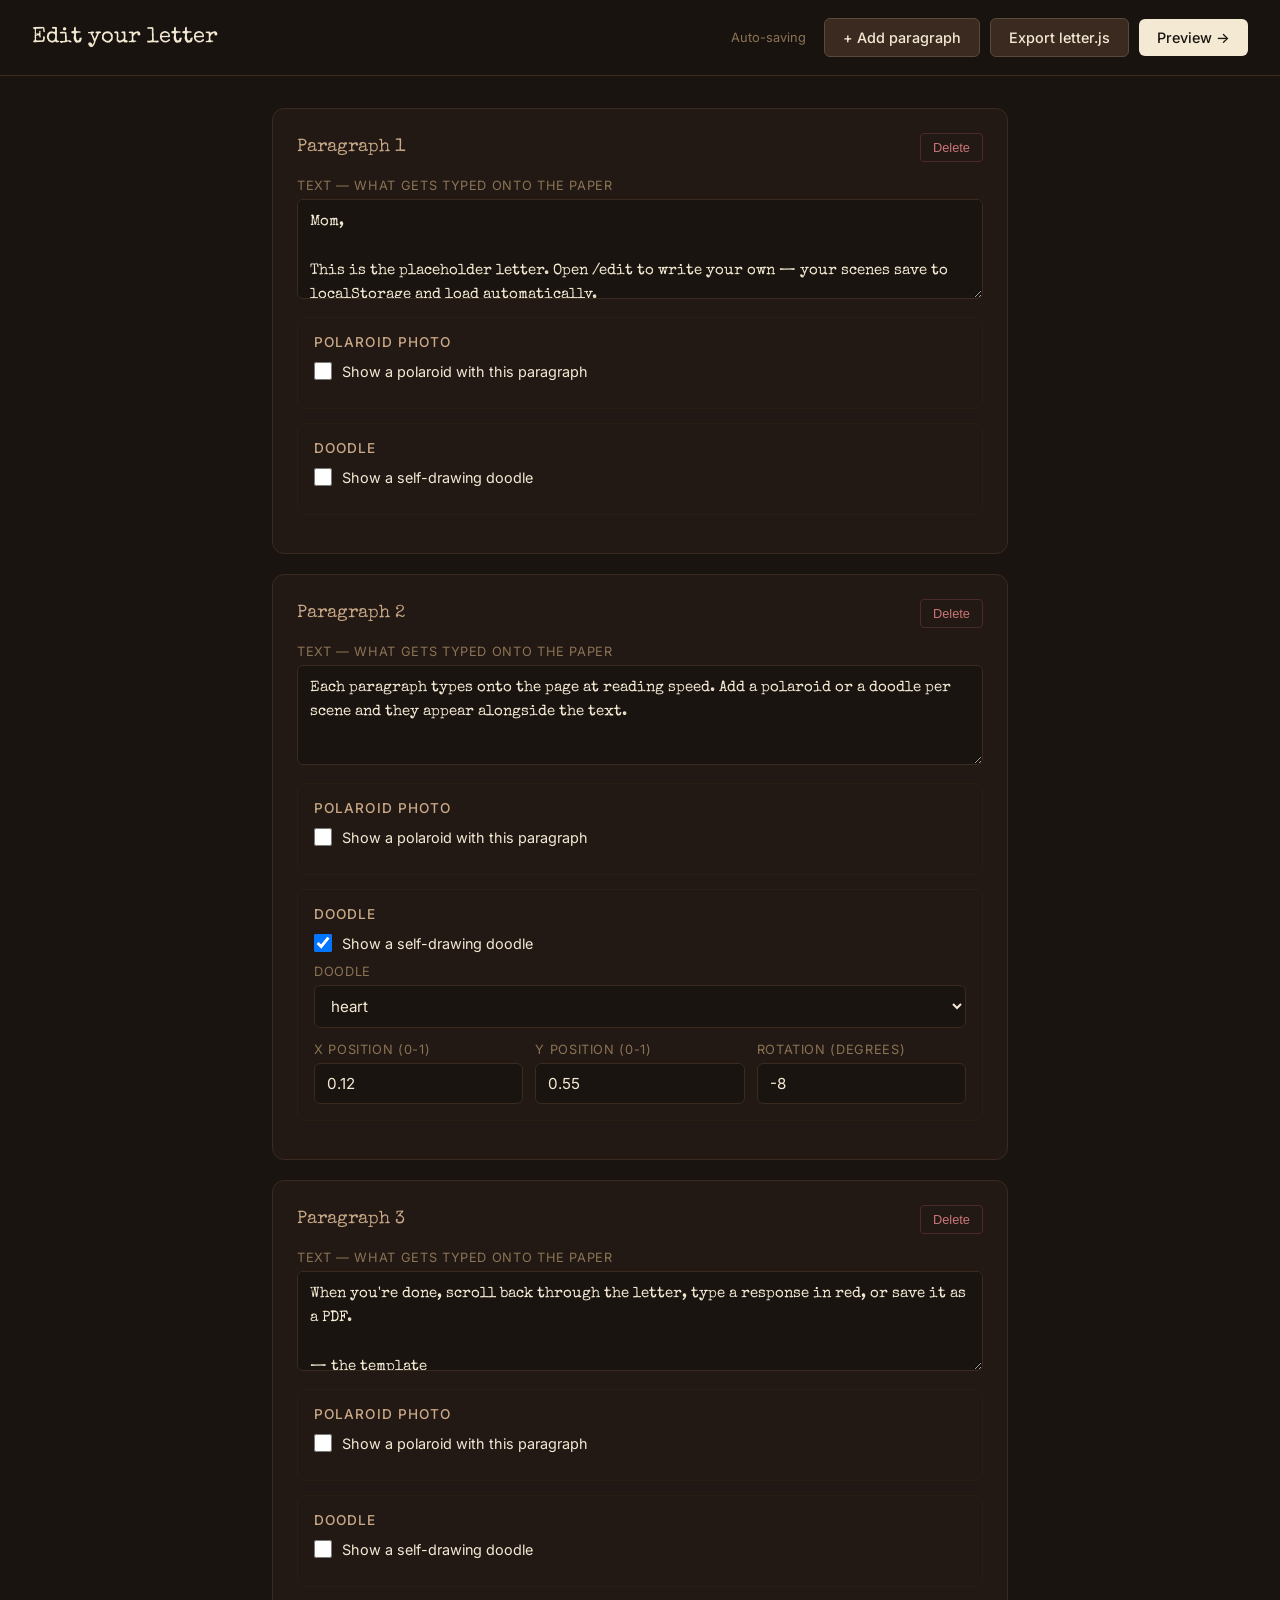
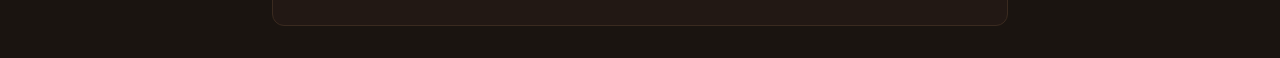
<file: edit.html>
<!DOCTYPE html>
<html lang="en">
<head>
  <meta charset="UTF-8">
  <meta name="viewport" content="width=device-width, initial-scale=1.0">
  <title>Edit Letter — For Mom</title>
  <link rel="preconnect" href="https://fonts.googleapis.com">
  <link rel="preconnect" href="https://fonts.gstatic.com" crossorigin>
  <link href="https://fonts.googleapis.com/css2?family=Special+Elite&family=Caveat:wght@400;600&family=Inter:wght@400;500;600&display=swap" rel="stylesheet">
  <link rel="stylesheet" href="edit.css">
</head>
<body>
  <header class="topbar">
    <h1>Edit your letter</h1>
    <div class="actions">
      <span id="saved-indicator" class="saved-indicator">Auto-saving</span>
      <button id="add-scene" class="btn-secondary">+ Add paragraph</button>
      <button id="export" class="btn-secondary">Export letter.js</button>
      <button id="preview" class="btn-primary">Preview →</button>
    </div>
  </header>

  <main id="scenes"></main>

  <aside id="export-panel" class="hidden">
    <header>
      <h2>Copy this into <code>letter.js</code></h2>
      <button id="close-export">×</button>
    </header>
    <textarea id="export-text" readonly></textarea>
    <button id="copy-export" class="btn-primary">Copy to clipboard</button>
  </aside>

  <div id="toast" class="hidden"></div>

  <script type="module" src="edit.js"></script>
</body>
</html>
</file>
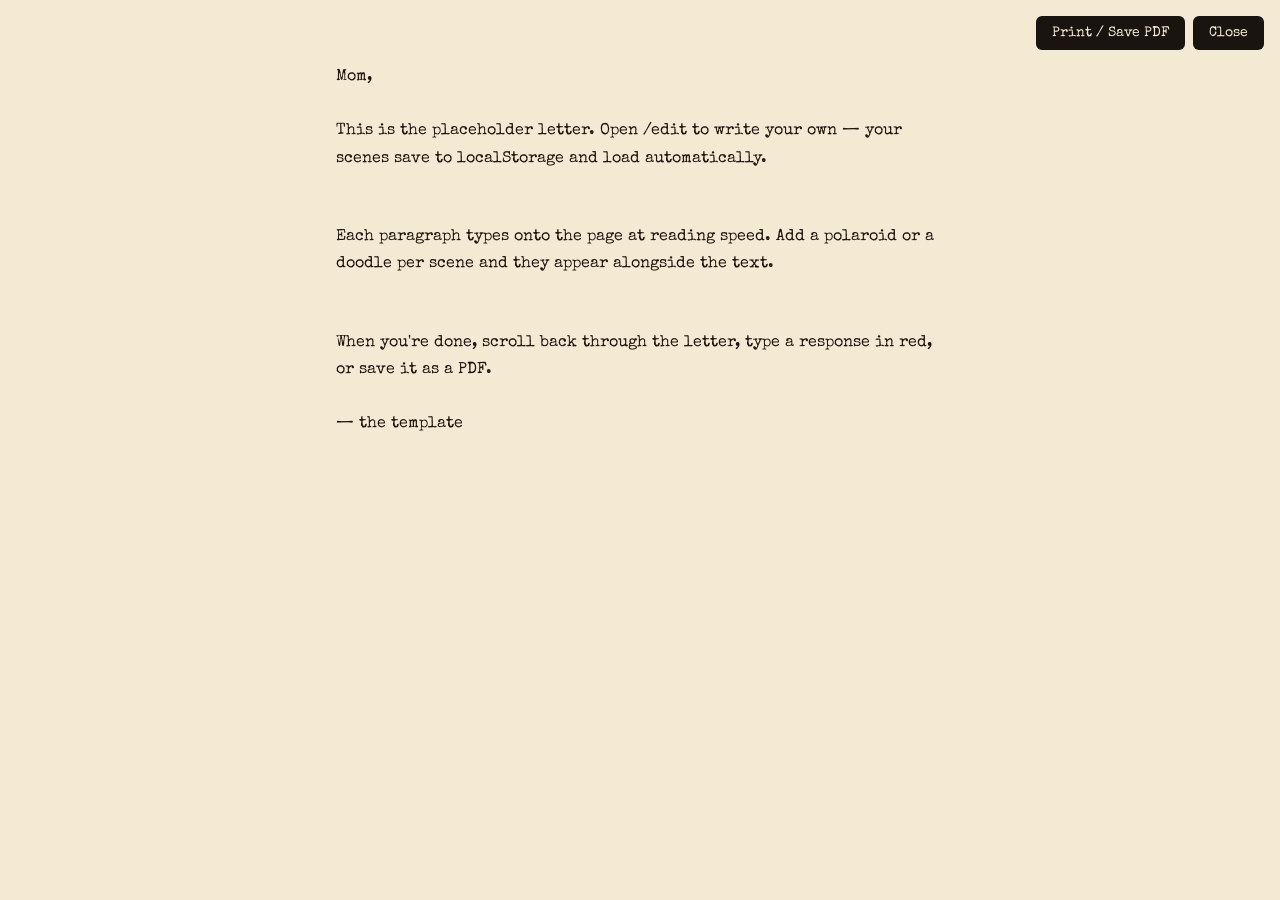
<file: letter-print.html>
<!DOCTYPE html>
<html lang="en">
<head>
  <meta charset="UTF-8">
  <title>Letter for Mom</title>
  <link rel="preconnect" href="https://fonts.googleapis.com">
  <link rel="preconnect" href="https://fonts.gstatic.com" crossorigin>
  <link href="https://fonts.googleapis.com/css2?family=Special+Elite&family=Caveat:wght@600&display=swap" rel="stylesheet">
  <style>
    * { box-sizing: border-box; margin: 0; padding: 0; }
    body {
      background: #f4ead4;
      color: #1f1610;
      font-family: 'Special Elite', monospace;
      max-width: 720px;
      margin: 0 auto;
      padding: 64px 56px;
      line-height: 1.7;
      font-size: 16px;
    }
    .paragraph {
      margin-bottom: 24px;
      white-space: pre-wrap;
    }
    .photo-row {
      display: flex;
      gap: 12px;
      margin: 16px 0 24px;
      flex-wrap: wrap;
      page-break-inside: avoid;
    }
    .photo {
      width: 180px;
      padding: 8px 8px 24px;
      background: #fff;
      box-shadow: 0 4px 12px rgba(0,0,0,0.15);
      transform: rotate(var(--tilt));
    }
    .photo img {
      width: 100%;
      aspect-ratio: 1;
      object-fit: cover;
      display: block;
    }
    .photo .caption {
      font-family: 'Caveat', cursive;
      font-size: 16px;
      color: #4a3a2a;
      text-align: center;
      margin-top: 8px;
      line-height: 1.1;
    }
    .response {
      color: #a51c1c;
      margin-top: 36px;
      padding-top: 18px;
      border-top: 1px dashed rgba(165, 28, 28, 0.45);
      white-space: pre-wrap;
    }
    @media print {
      body { padding: 0.6in; }
      .no-print { display: none; }
    }
    .actions {
      position: fixed;
      top: 16px;
      right: 16px;
      display: flex;
      gap: 8px;
    }
    .actions button {
      background: #1a1410;
      color: #f4ead4;
      border: none;
      padding: 10px 16px;
      border-radius: 6px;
      cursor: pointer;
      font-family: inherit;
      font-size: 14px;
    }
    .actions button:hover { background: #3a2a1f; }
  </style>
</head>
<body>
  <div class="actions no-print">
    <button onclick="window.print()">Print / Save PDF</button>
    <button onclick="window.close()">Close</button>
  </div>

  <div id="letter"></div>

  <script type="module">
    import { scenes as defaultScenes } from './letter.js';

    function loadScenes() {
      try {
        const raw = localStorage.getItem('letterScenes');
        if (raw) {
          const parsed = JSON.parse(raw);
          if (Array.isArray(parsed) && parsed.length > 0) return parsed;
        }
      } catch {}
      return defaultScenes;
    }

    function loadResponse() {
      try {
        const visible = localStorage.getItem('letterResponseVisible');
        if (visible === '0') return '';
        return localStorage.getItem('letterResponse') || '';
      } catch { return ''; }
    }

    const scenes = loadScenes();
    const letterEl = document.getElementById('letter');
    scenes.forEach(scene => {
      const p = document.createElement('div');
      p.className = 'paragraph';
      p.textContent = scene.paragraph || '';
      letterEl.appendChild(p);

      if (scene.polaroid) {
        const row = document.createElement('div');
        row.className = 'photo-row';
        const ph = document.createElement('div');
        ph.className = 'photo';
        ph.style.setProperty('--tilt', `${scene.polaroid.tilt ?? 0}deg`);
        const img = document.createElement('img');
        img.src = scene.polaroid.src;
        img.onerror = () => { img.style.background = '#c9a987'; img.removeAttribute('src'); };
        ph.appendChild(img);
        if (scene.polaroid.caption) {
          const cap = document.createElement('div');
          cap.className = 'caption';
          cap.textContent = scene.polaroid.caption;
          ph.appendChild(cap);
        }
        row.appendChild(ph);
        letterEl.appendChild(row);
      }
    });

    const responseText = loadResponse();
    if (responseText.trim().length > 0) {
      const r = document.createElement('div');
      r.className = 'response';
      r.textContent = responseText;
      letterEl.appendChild(r);
    }

    // Auto-trigger print dialog after a short pause to let images load
    setTimeout(() => window.print(), 700);
  </script>
</body>
</html>
</file>
<file: edit.css>
/* ===== Editor: clean, focused, for fast content authoring ===== */

* { box-sizing: border-box; margin: 0; padding: 0; }

html, body {
  background: #1a1410;
  color: #f4ead4;
  font-family: 'Inter', -apple-system, sans-serif;
  min-height: 100vh;
}

.topbar {
  position: sticky;
  top: 0;
  background: rgba(26, 20, 16, 0.95);
  backdrop-filter: blur(8px);
  padding: 18px 32px;
  display: flex;
  align-items: center;
  justify-content: space-between;
  border-bottom: 1px solid #3a2a1f;
  z-index: 5;
}

.topbar h1 {
  font-family: 'Special Elite', monospace;
  font-size: 1.4rem;
  font-weight: normal;
}

.actions { display: flex; gap: 10px; align-items: center; }

.saved-indicator {
  font-size: 0.8rem;
  color: #8b7355;
  margin-right: 8px;
  transition: color 0.2s;
}

.saved-indicator.visible {
  color: #7ec97e;
  font-weight: 500;
}

.btn-primary, .btn-secondary {
  font-family: 'Inter', sans-serif;
  font-size: 0.9rem;
  padding: 10px 18px;
  border: none;
  border-radius: 6px;
  cursor: pointer;
  font-weight: 500;
  transition: transform 0.1s, background 0.15s;
}

.btn-primary {
  background: #f4ead4;
  color: #1a1410;
}

.btn-primary:hover { background: #fff8e7; transform: translateY(-1px); }

.btn-secondary {
  background: #3a2a1f;
  color: #f4ead4;
  border: 1px solid #5a4a3a;
}

.btn-secondary:hover { background: #4a3a2a; transform: translateY(-1px); }

.btn-danger {
  background: transparent;
  color: #c97676;
  border: 1px solid #4a2a2a;
  padding: 6px 12px;
  font-size: 0.8rem;
  border-radius: 4px;
  cursor: pointer;
}

.btn-danger:hover { background: #2a1a1a; }

main {
  max-width: 800px;
  margin: 0 auto;
  padding: 32px;
  display: flex;
  flex-direction: column;
  gap: 20px;
}

.scene-card {
  background: #221814;
  border: 1px solid #3a2a1f;
  border-radius: 12px;
  padding: 24px;
}

.scene-header {
  display: flex;
  justify-content: space-between;
  align-items: center;
  margin-bottom: 16px;
}

.scene-header h3 {
  font-family: 'Special Elite', monospace;
  font-weight: normal;
  font-size: 1.1rem;
  color: #c9a987;
}

.field {
  margin-bottom: 14px;
}

.field label {
  display: block;
  font-size: 0.8rem;
  color: #8b7355;
  margin-bottom: 6px;
  text-transform: uppercase;
  letter-spacing: 0.05em;
}

.field input[type="text"],
.field input[type="url"],
.field textarea,
.field select {
  width: 100%;
  background: #1a1410;
  border: 1px solid #3a2a1f;
  color: #f4ead4;
  padding: 10px 12px;
  border-radius: 6px;
  font-family: inherit;
  font-size: 0.95rem;
  resize: vertical;
}

.field textarea {
  font-family: 'Special Elite', monospace;
  min-height: 100px;
  line-height: 1.6;
}

.field input:focus,
.field textarea:focus,
.field select:focus {
  outline: none;
  border-color: #c9a987;
}

.field-row {
  display: grid;
  grid-template-columns: 1fr 1fr 1fr;
  gap: 12px;
}

.field-row .field { margin-bottom: 0; }

.field-group {
  border: 1px solid #2a1f15;
  border-radius: 8px;
  padding: 16px;
  margin-bottom: 14px;
}

.field-group-header {
  display: flex;
  justify-content: space-between;
  align-items: center;
  margin-bottom: 12px;
}

.field-group-header h4 {
  font-size: 0.85rem;
  text-transform: uppercase;
  letter-spacing: 0.08em;
  color: #c9a987;
  font-weight: 500;
}

.toggle-line {
  display: flex;
  align-items: center;
  gap: 10px;
  margin-bottom: 12px;
}

.toggle-line input[type="checkbox"] {
  width: 18px;
  height: 18px;
  cursor: pointer;
}

.toggle-line label {
  margin-bottom: 0;
  font-size: 0.9rem;
  cursor: pointer;
  color: #f4ead4;
  text-transform: none;
  letter-spacing: 0;
}

.collapsed { display: none; }

/* Export panel slide-in */

#export-panel {
  position: fixed;
  top: 0; right: 0; bottom: 0;
  width: 600px;
  max-width: 90vw;
  background: #221814;
  border-left: 1px solid #3a2a1f;
  padding: 24px;
  z-index: 10;
  display: flex;
  flex-direction: column;
  transition: transform 0.3s ease;
}

#export-panel.hidden { transform: translateX(100%); pointer-events: none; }

#export-panel header {
  display: flex;
  justify-content: space-between;
  align-items: center;
  margin-bottom: 16px;
}

#export-panel h2 {
  font-size: 1rem;
  font-weight: 500;
}

#export-panel code {
  background: #1a1410;
  padding: 2px 6px;
  border-radius: 4px;
  color: #c9a987;
}

#close-export {
  background: none;
  border: none;
  color: #f4ead4;
  font-size: 1.5rem;
  cursor: pointer;
  width: 32px;
  height: 32px;
  border-radius: 6px;
}

#close-export:hover { background: #3a2a1f; }

#export-text {
  flex: 1;
  background: #0e0a07;
  border: 1px solid #3a2a1f;
  color: #c9a987;
  padding: 14px;
  border-radius: 6px;
  font-family: 'SF Mono', Menlo, monospace;
  font-size: 0.85rem;
  line-height: 1.5;
  resize: none;
  margin-bottom: 12px;
}

/* Toast */

#toast {
  position: fixed;
  bottom: 24px;
  left: 50%;
  transform: translateX(-50%);
  background: #f4ead4;
  color: #1a1410;
  padding: 12px 24px;
  border-radius: 24px;
  font-size: 0.9rem;
  font-weight: 500;
  box-shadow: 0 8px 24px rgba(0, 0, 0, 0.4);
  z-index: 20;
  transition: opacity 0.3s, transform 0.3s;
}

#toast.hidden {
  opacity: 0;
  transform: translateX(-50%) translateY(8px);
  pointer-events: none;
}
</file>
